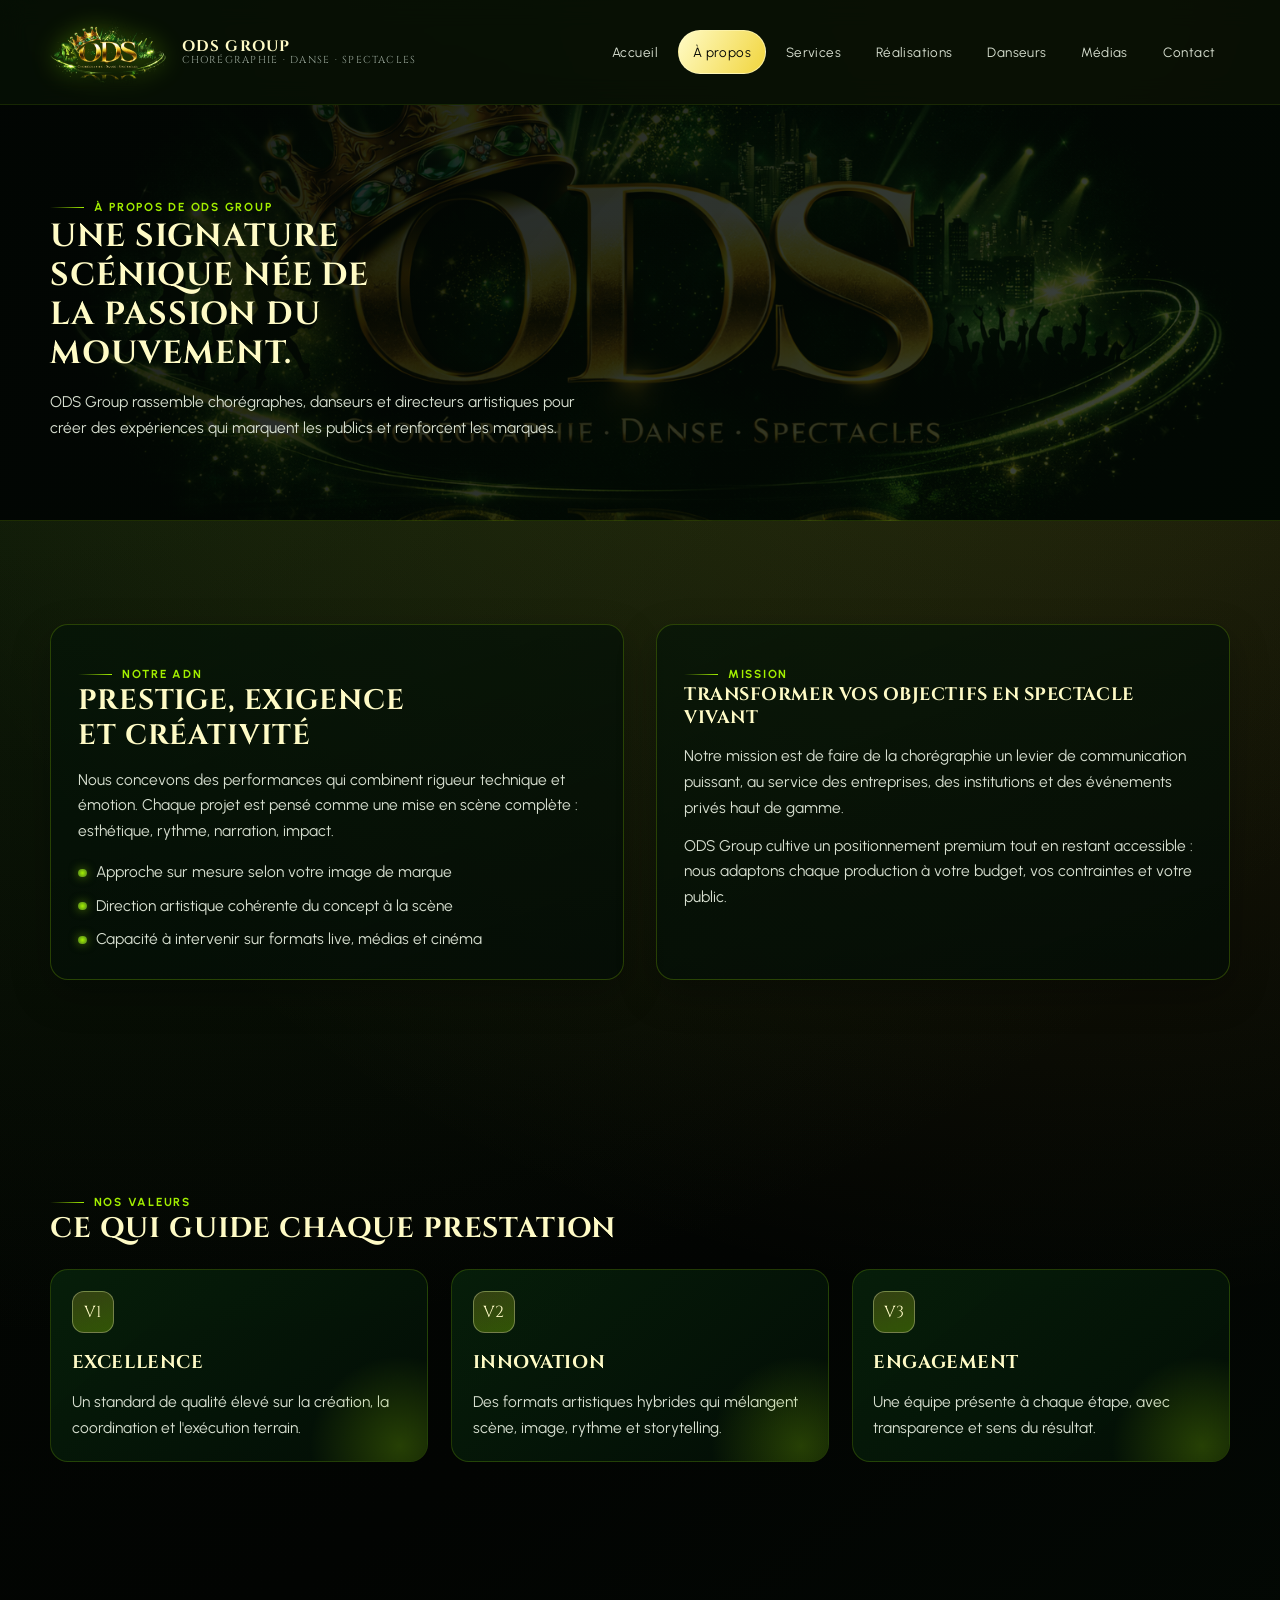
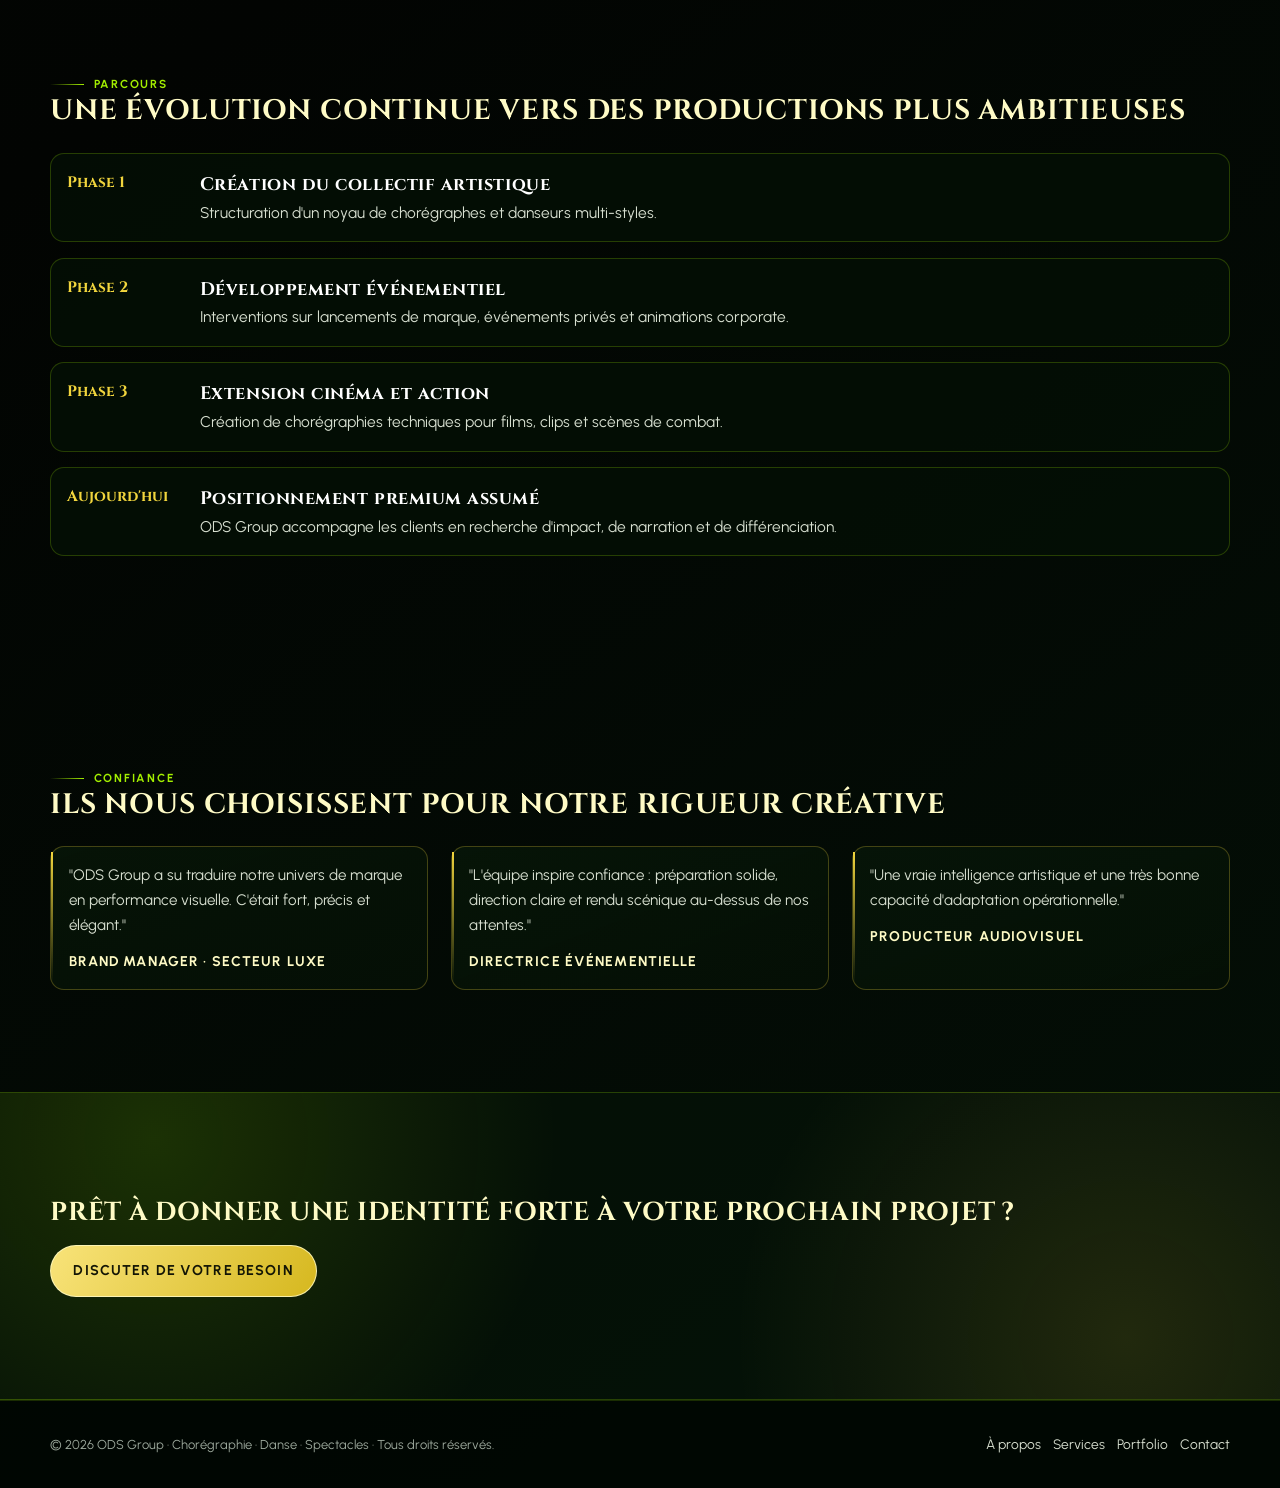
<file: a-propos.html>
<!doctype html>
<html lang="fr">
  <head>
    <meta charset="UTF-8" />
    <meta name="viewport" content="width=device-width, initial-scale=1.0" />
    <title>À propos | ODS Group</title>
    <meta
      name="description"
      content="Découvrez l'histoire, la vision et les valeurs de ODS Group, acteur premium de la chorégraphie et de l'événementiel."
    />
    <link rel="icon" type="image/png" href="img/Image.png" />
    <link rel="stylesheet" href="assets/css/style.css" />
  </head>
  <body data-page="about">
    <a class="skip-link" href="#main-content">Aller au contenu principal</a>

    <header class="site-header">
      <div class="container nav-shell">
        <a class="brand" href="index.html" aria-label="Accueil ODS Group">
          <img class="brand-logo" src="img/logo-header.png" alt="Logo ODS Group" />
          <div class="brand-text">
            <strong>ODS Group</strong>
            <span>Chorégraphie · Danse · Spectacles</span>
          </div>
        </a>
        <button class="menu-toggle" type="button" aria-expanded="false" aria-label="Ouvrir le menu">
          <svg viewBox="0 0 24 24" fill="none" stroke="currentColor" stroke-width="1.8" stroke-linecap="round">
            <path d="M4 7h16M4 12h16M4 17h16" />
          </svg>
        </button>
        <nav class="nav-links" aria-label="Navigation principale">
          <a class="nav-link" data-page="index" href="index.html">Accueil</a>
          <a class="nav-link" data-page="about" href="a-propos.html">À propos</a>
          <a class="nav-link" data-page="services" href="services.html">Services</a>
          <a class="nav-link" data-page="portfolio" href="portfolio.html">Réalisations</a>
          <a class="nav-link" data-page="team" href="equipe.html">Danseurs</a>
          <a class="nav-link" data-page="media" href="medias.html">Médias</a>
          <a class="nav-link" data-page="contact" href="contact.html">Contact</a>
        </nav>
      </div>
    </header>

    <main id="main-content">
      <section class="page-hero">
        <div class="container reveal">
          <p class="kicker">À Propos de ODS Group</p>
          <h1>Une signature scénique née de la passion du mouvement.</h1>
          <p>
            ODS Group rassemble chorégraphes, danseurs et directeurs artistiques pour créer des expériences qui
            marquent les publics et renforcent les marques.
          </p>
        </div>
      </section>

      <section class="section">
        <div class="container grid-two">
          <article class="panel reveal">
            <p class="kicker">Notre ADN</p>
            <h2 class="section-title">Prestige, exigence et créativité</h2>
            <p>
              Nous concevons des performances qui combinent rigueur technique et émotion. Chaque projet est pensé comme
              une mise en scène complète : esthétique, rythme, narration, impact.
            </p>
            <ul class="list">
              <li>Approche sur mesure selon votre image de marque</li>
              <li>Direction artistique cohérente du concept à la scène</li>
              <li>Capacité à intervenir sur formats live, médias et cinéma</li>
            </ul>
          </article>

          <article class="panel reveal">
            <p class="kicker">Mission</p>
            <h3>Transformer vos objectifs en spectacle vivant</h3>
            <p>
              Notre mission est de faire de la chorégraphie un levier de communication puissant, au service des
              entreprises, des institutions et des événements privés haut de gamme.
            </p>
            <p style="margin-top: 0.8rem">
              ODS Group cultive un positionnement premium tout en restant accessible : nous adaptons chaque production à
              votre budget, vos contraintes et votre public.
            </p>
          </article>
        </div>
      </section>

      <section class="section" aria-labelledby="values-title">
        <div class="container">
          <p class="kicker reveal">Nos Valeurs</p>
          <h2 class="section-title reveal" id="values-title">Ce qui guide chaque prestation</h2>
          <div class="grid-three value-grid reveal">
            <article class="service-card">
              <div class="icon">V1</div>
              <h3>Excellence</h3>
              <p>Un standard de qualité élevé sur la création, la coordination et l'exécution terrain.</p>
            </article>
            <article class="service-card">
              <div class="icon">V2</div>
              <h3>Innovation</h3>
              <p>Des formats artistiques hybrides qui mélangent scène, image, rythme et storytelling.</p>
            </article>
            <article class="service-card">
              <div class="icon">V3</div>
              <h3>Engagement</h3>
              <p>Une équipe présente à chaque étape, avec transparence et sens du résultat.</p>
            </article>
          </div>
        </div>
      </section>

      <section class="section" aria-labelledby="story-title">
        <div class="container">
          <p class="kicker reveal">Parcours</p>
          <h2 class="section-title reveal" id="story-title">Une évolution continue vers des productions plus ambitieuses</h2>
          <div class="timeline reveal">
            <article class="timeline-item">
              <strong>Phase 1</strong>
              <div>
                <h3>Création du collectif artistique</h3>
                <p>Structuration d'un noyau de chorégraphes et danseurs multi-styles.</p>
              </div>
            </article>
            <article class="timeline-item">
              <strong>Phase 2</strong>
              <div>
                <h3>Développement événementiel</h3>
                <p>Interventions sur lancements de marque, événements privés et animations corporate.</p>
              </div>
            </article>
            <article class="timeline-item">
              <strong>Phase 3</strong>
              <div>
                <h3>Extension cinéma et action</h3>
                <p>Création de chorégraphies techniques pour films, clips et scènes de combat.</p>
              </div>
            </article>
            <article class="timeline-item">
              <strong>Aujourd'hui</strong>
              <div>
                <h3>Positionnement premium assumé</h3>
                <p>ODS Group accompagne les clients en recherche d'impact, de narration et de différenciation.</p>
              </div>
            </article>
          </div>
        </div>
      </section>

      <section class="section" aria-labelledby="quote-title">
        <div class="container">
          <p class="kicker reveal">Confiance</p>
          <h2 class="section-title reveal" id="quote-title">Ils nous choisissent pour notre rigueur créative</h2>
          <div class="grid-three testimonial-grid reveal">
            <article class="testimonial-card quote">
              <p>
                "ODS Group a su traduire notre univers de marque en performance visuelle. C'était fort, précis et
                élégant."
              </p>
              <strong>Brand Manager · Secteur luxe</strong>
            </article>
            <article class="testimonial-card quote">
              <p>
                "L'équipe inspire confiance : préparation solide, direction claire et rendu scénique au-dessus de nos
                attentes."
              </p>
              <strong>Directrice événementielle</strong>
            </article>
            <article class="testimonial-card quote">
              <p>
                "Une vraie intelligence artistique et une très bonne capacité d'adaptation opérationnelle."
              </p>
              <strong>Producteur audiovisuel</strong>
            </article>
          </div>
        </div>
      </section>

      <section class="section cta-section">
        <div class="container cta-wrap reveal">
          <h2>Prêt à donner une identité forte à votre prochain projet ?</h2>
          <a class="btn btn-primary" href="contact.html">Discuter de votre besoin</a>
        </div>
      </section>
    </main>

    <footer class="footer">
      <div class="container footer-shell">
        <small>© 2026 ODS Group · Chorégraphie · Danse · Spectacles · Tous droits réservés.</small>
        <nav class="footer-nav" aria-label="Liens secondaires">
          <a href="a-propos.html">À propos</a>
          <a href="services.html">Services</a>
          <a href="portfolio.html">Portfolio</a>
          <a href="contact.html">Contact</a>
        </nav>
      </div>
    </footer>

    <script src="assets/js/main.js" defer></script>
  </body>
</html>
</file>
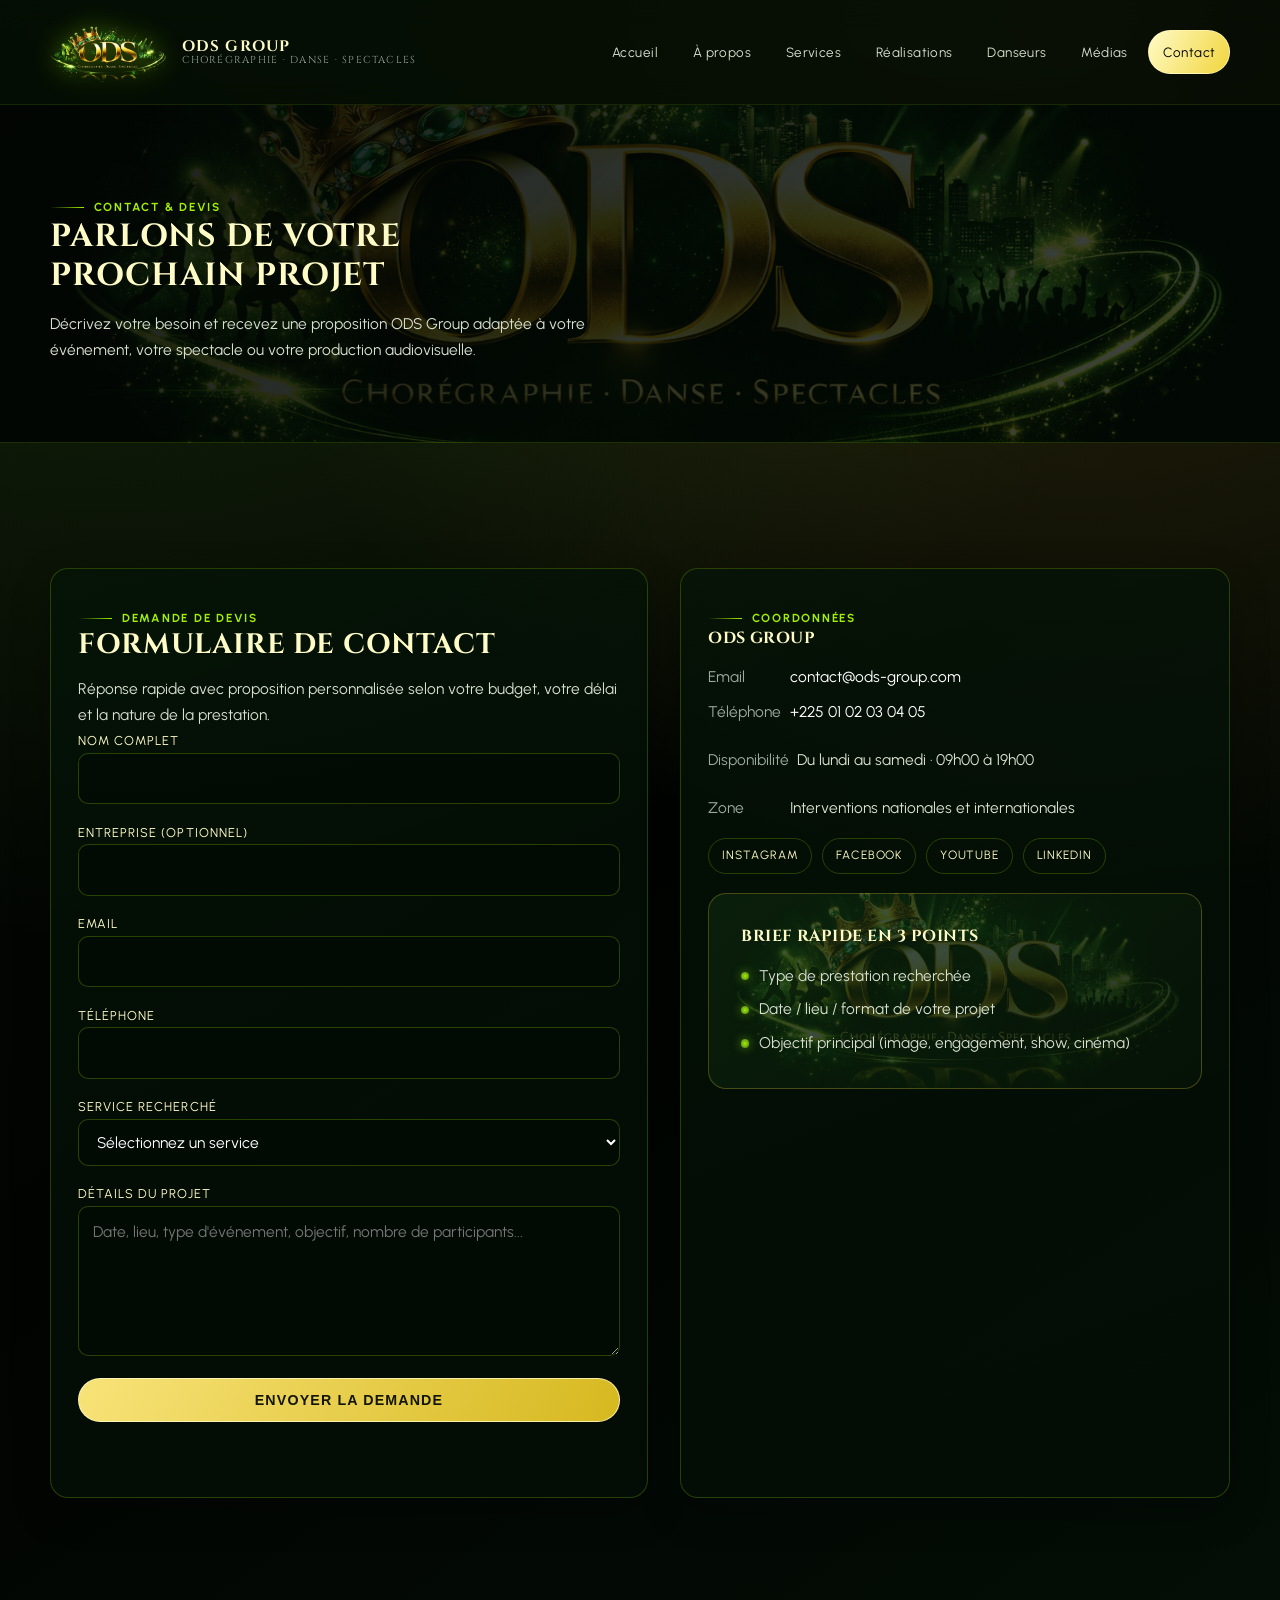
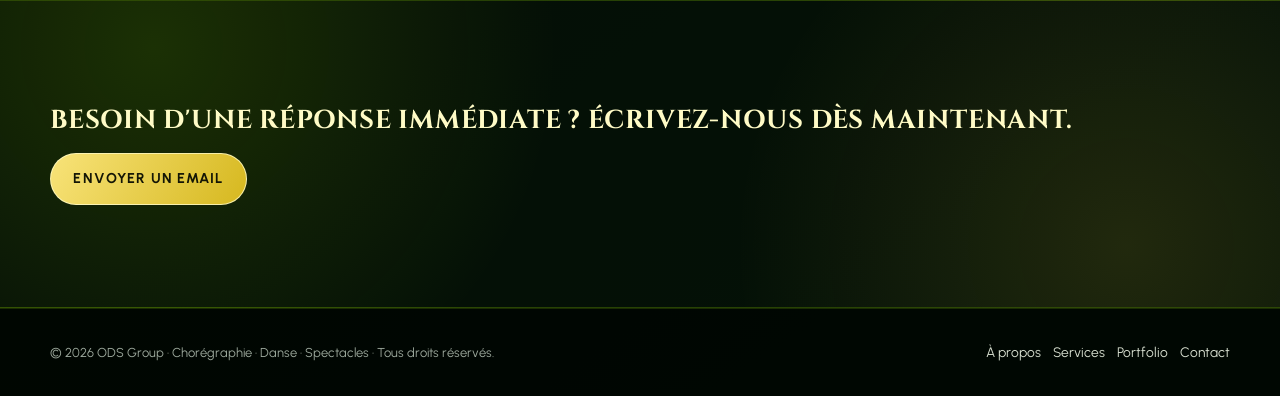
<file: contact.html>
<!doctype html>
<html lang="fr">
  <head>
    <meta charset="UTF-8" />
    <meta name="viewport" content="width=device-width, initial-scale=1.0" />
    <title>Contact & Devis | ODS Group</title>
    <meta
      name="description"
      content="Contactez ODS Group pour un devis : événementiel, chorégraphie artistique, mise à disposition de danseurs, cinéma et scènes d'action."
    />
    <link rel="icon" type="image/png" href="img/Image.png" />
    <link rel="stylesheet" href="assets/css/style.css" />
  </head>
  <body data-page="contact">
    <a class="skip-link" href="#main-content">Aller au contenu principal</a>

    <header class="site-header">
      <div class="container nav-shell">
        <a class="brand" href="index.html" aria-label="Accueil ODS Group">
          <img class="brand-logo" src="img/logo-header.png" alt="Logo ODS Group" />
          <div class="brand-text">
            <strong>ODS Group</strong>
            <span>Chorégraphie · Danse · Spectacles</span>
          </div>
        </a>
        <button class="menu-toggle" type="button" aria-expanded="false" aria-label="Ouvrir le menu">
          <svg viewBox="0 0 24 24" fill="none" stroke="currentColor" stroke-width="1.8" stroke-linecap="round">
            <path d="M4 7h16M4 12h16M4 17h16" />
          </svg>
        </button>
        <nav class="nav-links" aria-label="Navigation principale">
          <a class="nav-link" data-page="index" href="index.html">Accueil</a>
          <a class="nav-link" data-page="about" href="a-propos.html">À propos</a>
          <a class="nav-link" data-page="services" href="services.html">Services</a>
          <a class="nav-link" data-page="portfolio" href="portfolio.html">Réalisations</a>
          <a class="nav-link" data-page="team" href="equipe.html">Danseurs</a>
          <a class="nav-link" data-page="media" href="medias.html">Médias</a>
          <a class="nav-link" data-page="contact" href="contact.html">Contact</a>
        </nav>
      </div>
    </header>

    <main id="main-content">
      <section class="page-hero">
        <div class="container reveal">
          <p class="kicker">Contact & Devis</p>
          <h1>Parlons de votre prochain projet</h1>
          <p>
            Décrivez votre besoin et recevez une proposition ODS Group adaptée à votre événement, votre spectacle ou
            votre production audiovisuelle.
          </p>
        </div>
      </section>

      <section class="section" aria-labelledby="form-title">
        <div class="container contact-grid">
          <article class="panel reveal">
            <p class="kicker">Demande de devis</p>
            <h2 class="section-title" id="form-title">Formulaire de contact</h2>
            <p style="margin-top: 0.8rem">
              Réponse rapide avec proposition personnalisée selon votre budget, votre délai et la nature de la
              prestation.
            </p>

            <form id="contact-form" novalidate>
              <div>
                <label for="fullname">Nom complet</label>
                <input id="fullname" name="fullname" type="text" autocomplete="name" required />
              </div>
              <div>
                <label for="company">Entreprise (optionnel)</label>
                <input id="company" name="company" type="text" autocomplete="organization" />
              </div>
              <div>
                <label for="email">Email</label>
                <input id="email" name="email" type="email" autocomplete="email" required />
              </div>
              <div>
                <label for="phone">Téléphone</label>
                <input id="phone" name="phone" type="tel" autocomplete="tel" />
              </div>
              <div>
                <label for="service">Service recherché</label>
                <select id="service" name="service" required>
                  <option value="">Sélectionnez un service</option>
                  <option value="event">Événementiel</option>
                  <option value="choreo">Chorégraphie artistique</option>
                  <option value="cinema">Cinéma & scènes d'action</option>
                  <option value="dancers">Mise à disposition de danseurs</option>
                  <option value="other">Autre besoin</option>
                </select>
              </div>
              <div>
                <label for="details">Détails du projet</label>
                <textarea
                  id="details"
                  name="details"
                  placeholder="Date, lieu, type d'événement, objectif, nombre de participants..."
                  required
                ></textarea>
              </div>
              <button class="btn btn-primary" type="submit">Envoyer la demande</button>
              <p class="form-status" id="form-status" aria-live="polite"></p>
            </form>
          </article>

          <aside class="panel contact-card reveal">
            <p class="kicker">Coordonnées</p>
            <h3>ODS Group</h3>
            <ul class="contact-list">
              <li><span>Email</span><a href="mailto:contact@ods-group.com">contact@ods-group.com</a></li>
              <li><span>Téléphone</span><a href="tel:+2250102030405">+225 01 02 03 04 05</a></li>
              <li><span>Disponibilité</span><p>Du lundi au samedi · 09h00 à 19h00</p></li>
              <li><span>Zone</span><p>Interventions nationales et internationales</p></li>
            </ul>

            <div class="social-row">
              <a href="#" aria-label="Instagram ODS Group">Instagram</a>
              <a href="#" aria-label="Facebook ODS Group">Facebook</a>
              <a href="#" aria-label="YouTube ODS Group">YouTube</a>
              <a href="#" aria-label="LinkedIn ODS Group">LinkedIn</a>
            </div>

            <div class="banner" style="margin-top: 1.2rem">
              <h3>Brief rapide en 3 points</h3>
              <ul class="list">
                <li>Type de prestation recherchée</li>
                <li>Date / lieu / format de votre projet</li>
                <li>Objectif principal (image, engagement, show, cinéma)</li>
              </ul>
            </div>
          </aside>
        </div>
      </section>

      <section class="section cta-section">
        <div class="container cta-wrap reveal">
          <h2>Besoin d'une réponse immédiate ? Écrivez-nous dès maintenant.</h2>
          <a class="btn btn-primary" href="mailto:contact@ods-group.com">Envoyer un email</a>
        </div>
      </section>
    </main>

    <footer class="footer">
      <div class="container footer-shell">
        <small>© 2026 ODS Group · Chorégraphie · Danse · Spectacles · Tous droits réservés.</small>
        <nav class="footer-nav" aria-label="Liens secondaires">
          <a href="a-propos.html">À propos</a>
          <a href="services.html">Services</a>
          <a href="portfolio.html">Portfolio</a>
          <a href="contact.html">Contact</a>
        </nav>
      </div>
    </footer>

    <script src="assets/js/main.js" defer></script>
  </body>
</html>
</file>
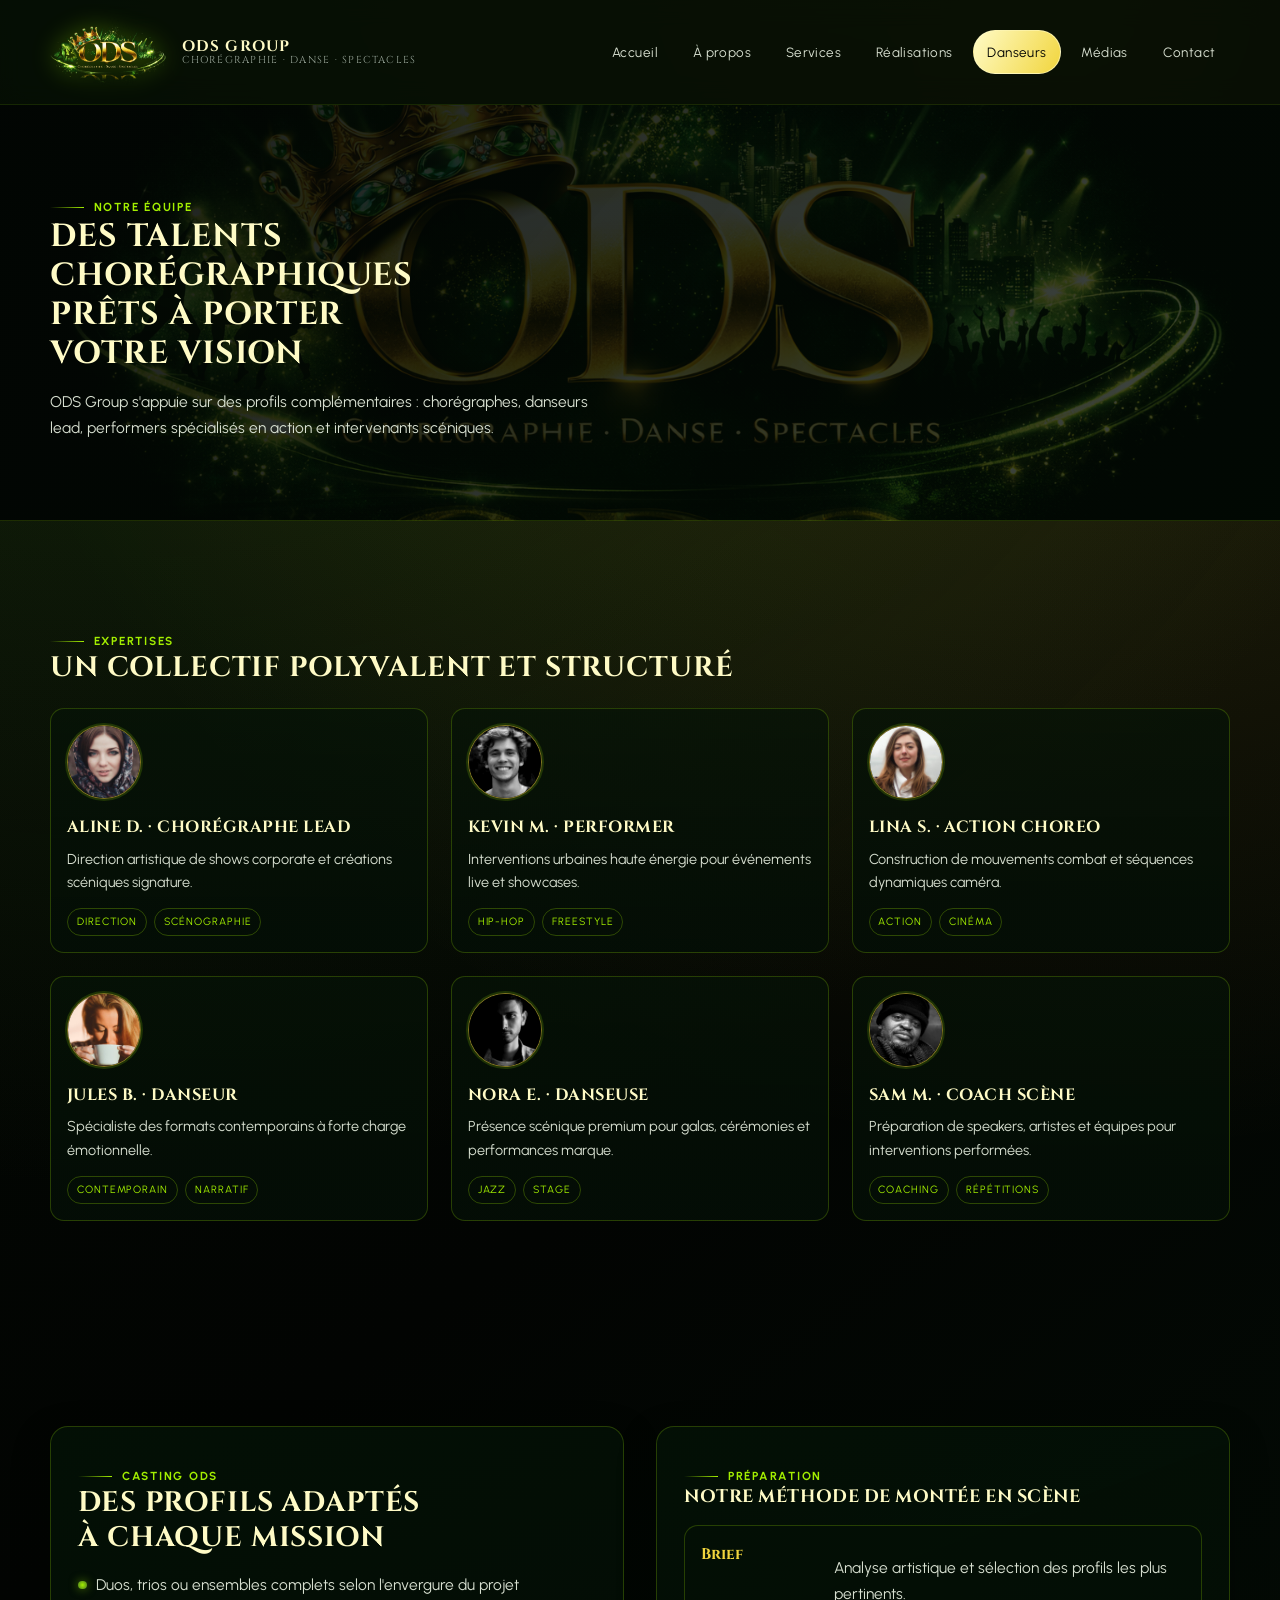
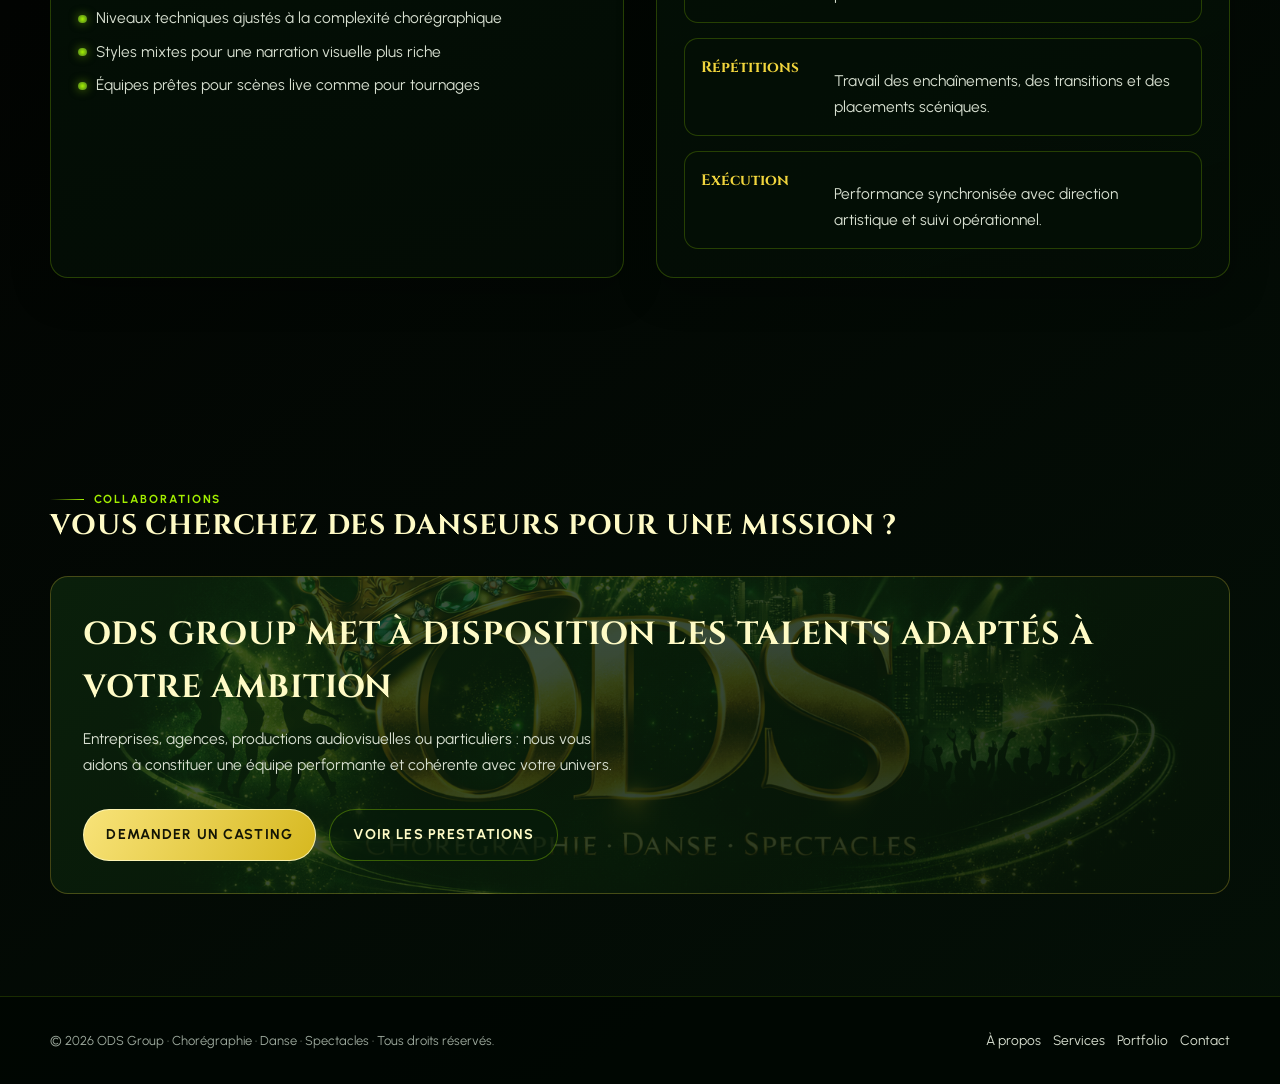
<file: equipe.html>
<!doctype html>
<html lang="fr">
  <head>
    <meta charset="UTF-8" />
    <meta name="viewport" content="width=device-width, initial-scale=1.0" />
    <title>Nos Danseurs | ODS Group</title>
    <meta
      name="description"
      content="Rencontrez l'équipe ODS Group : danseurs et chorégraphes multi-styles pour événements, spectacles et productions cinéma."
    />
    <link rel="icon" type="image/png" href="img/Image.png" />
    <link rel="stylesheet" href="assets/css/style.css" />
  </head>
  <body data-page="team">
    <a class="skip-link" href="#main-content">Aller au contenu principal</a>

    <header class="site-header">
      <div class="container nav-shell">
        <a class="brand" href="index.html" aria-label="Accueil ODS Group">
          <img class="brand-logo" src="img/logo-header.png" alt="Logo ODS Group" />
          <div class="brand-text">
            <strong>ODS Group</strong>
            <span>Chorégraphie · Danse · Spectacles</span>
          </div>
        </a>
        <button class="menu-toggle" type="button" aria-expanded="false" aria-label="Ouvrir le menu">
          <svg viewBox="0 0 24 24" fill="none" stroke="currentColor" stroke-width="1.8" stroke-linecap="round">
            <path d="M4 7h16M4 12h16M4 17h16" />
          </svg>
        </button>
        <nav class="nav-links" aria-label="Navigation principale">
          <a class="nav-link" data-page="index" href="index.html">Accueil</a>
          <a class="nav-link" data-page="about" href="a-propos.html">À propos</a>
          <a class="nav-link" data-page="services" href="services.html">Services</a>
          <a class="nav-link" data-page="portfolio" href="portfolio.html">Réalisations</a>
          <a class="nav-link" data-page="team" href="equipe.html">Danseurs</a>
          <a class="nav-link" data-page="media" href="medias.html">Médias</a>
          <a class="nav-link" data-page="contact" href="contact.html">Contact</a>
        </nav>
      </div>
    </header>

    <main id="main-content">
      <section class="page-hero">
        <div class="container reveal">
          <p class="kicker">Notre Équipe</p>
          <h1>Des talents chorégraphiques prêts à porter votre vision</h1>
          <p>
            ODS Group s'appuie sur des profils complémentaires : chorégraphes, danseurs lead, performers spécialisés
            en action et intervenants scéniques.
          </p>
        </div>
      </section>

      <section class="section" aria-labelledby="team-map-title">
        <div class="container">
          <p class="kicker reveal">Expertises</p>
          <h2 class="section-title reveal" id="team-map-title">Un collectif polyvalent et structuré</h2>
          <div class="grid-three team-grid reveal">
            <article class="person-card">
              <div class="avatar">
                <img src="assets/media/team/aline-d.jpg" alt="Portrait de Aline D." loading="lazy" />
              </div>
              <div class="person-meta">
                <h3>Aline D. · Chorégraphe Lead</h3>
                <p>Direction artistique de shows corporate et créations scéniques signature.</p>
                <div class="badge-row">
                  <span class="badge">Direction</span>
                  <span class="badge">Scénographie</span>
                </div>
              </div>
            </article>
            <article class="person-card">
              <div class="avatar">
                <img src="assets/media/team/kevin-m.jpg" alt="Portrait de Kevin M." loading="lazy" />
              </div>
              <div class="person-meta">
                <h3>Kevin M. · Performer</h3>
                <p>Interventions urbaines haute énergie pour événements live et showcases.</p>
                <div class="badge-row">
                  <span class="badge">Hip-hop</span>
                  <span class="badge">Freestyle</span>
                </div>
              </div>
            </article>
            <article class="person-card">
              <div class="avatar">
                <img src="assets/media/team/lina-s.jpg" alt="Portrait de Lina S." loading="lazy" />
              </div>
              <div class="person-meta">
                <h3>Lina S. · Action Choreo</h3>
                <p>Construction de mouvements combat et séquences dynamiques caméra.</p>
                <div class="badge-row">
                  <span class="badge">Action</span>
                  <span class="badge">Cinéma</span>
                </div>
              </div>
            </article>
            <article class="person-card">
              <div class="avatar">
                <img src="assets/media/team/jules-b.jpg" alt="Portrait de Jules B." loading="lazy" />
              </div>
              <div class="person-meta">
                <h3>Jules B. · Danseur</h3>
                <p>Spécialiste des formats contemporains à forte charge émotionnelle.</p>
                <div class="badge-row">
                  <span class="badge">Contemporain</span>
                  <span class="badge">Narratif</span>
                </div>
              </div>
            </article>
            <article class="person-card">
              <div class="avatar">
                <img src="assets/media/team/nora-e.jpg" alt="Portrait de Nora E." loading="lazy" />
              </div>
              <div class="person-meta">
                <h3>Nora E. · Danseuse</h3>
                <p>Présence scénique premium pour galas, cérémonies et performances marque.</p>
                <div class="badge-row">
                  <span class="badge">Jazz</span>
                  <span class="badge">Stage</span>
                </div>
              </div>
            </article>
            <article class="person-card">
              <div class="avatar">
                <img src="assets/media/team/sam-m.jpg" alt="Portrait de Sam M." loading="lazy" />
              </div>
              <div class="person-meta">
                <h3>Sam M. · Coach scène</h3>
                <p>Préparation de speakers, artistes et équipes pour interventions performées.</p>
                <div class="badge-row">
                  <span class="badge">Coaching</span>
                  <span class="badge">Répétitions</span>
                </div>
              </div>
            </article>
          </div>
        </div>
      </section>

      <section class="section" aria-labelledby="casting-title">
        <div class="container grid-two">
          <article class="panel reveal">
            <p class="kicker">Casting ODS</p>
            <h2 class="section-title" id="casting-title">Des profils adaptés à chaque mission</h2>
            <ul class="list">
              <li>Duos, trios ou ensembles complets selon l'envergure du projet</li>
              <li>Niveaux techniques ajustés à la complexité chorégraphique</li>
              <li>Styles mixtes pour une narration visuelle plus riche</li>
              <li>Équipes prêtes pour scènes live comme pour tournages</li>
            </ul>
          </article>

          <article class="panel reveal">
            <p class="kicker">Préparation</p>
            <h3>Notre méthode de montée en scène</h3>
            <div class="timeline" style="margin-top: 1rem">
              <article class="timeline-item">
                <strong>Brief</strong>
                <div>
                  <p>Analyse artistique et sélection des profils les plus pertinents.</p>
                </div>
              </article>
              <article class="timeline-item">
                <strong>Répétitions</strong>
                <div>
                  <p>Travail des enchaînements, des transitions et des placements scéniques.</p>
                </div>
              </article>
              <article class="timeline-item">
                <strong>Exécution</strong>
                <div>
                  <p>Performance synchronisée avec direction artistique et suivi opérationnel.</p>
                </div>
              </article>
            </div>
          </article>
        </div>
      </section>

      <section class="section" aria-labelledby="join-title">
        <div class="container">
          <p class="kicker reveal">Collaborations</p>
          <h2 class="section-title reveal" id="join-title">Vous cherchez des danseurs pour une mission ?</h2>
          <div class="banner reveal">
            <h3>ODS Group met à disposition les talents adaptés à votre ambition</h3>
            <p>
              Entreprises, agences, productions audiovisuelles ou particuliers : nous vous aidons à constituer une
              équipe performante et cohérente avec votre univers.
            </p>
            <div class="actions">
              <a class="btn btn-primary" href="contact.html">Demander un casting</a>
              <a class="btn btn-ghost" href="services.html">Voir les prestations</a>
            </div>
          </div>
        </div>
      </section>
    </main>

    <footer class="footer">
      <div class="container footer-shell">
        <small>© 2026 ODS Group · Chorégraphie · Danse · Spectacles · Tous droits réservés.</small>
        <nav class="footer-nav" aria-label="Liens secondaires">
          <a href="a-propos.html">À propos</a>
          <a href="services.html">Services</a>
          <a href="portfolio.html">Portfolio</a>
          <a href="contact.html">Contact</a>
        </nav>
      </div>
    </footer>

    <script src="assets/js/main.js" defer></script>
  </body>
</html>
</file>
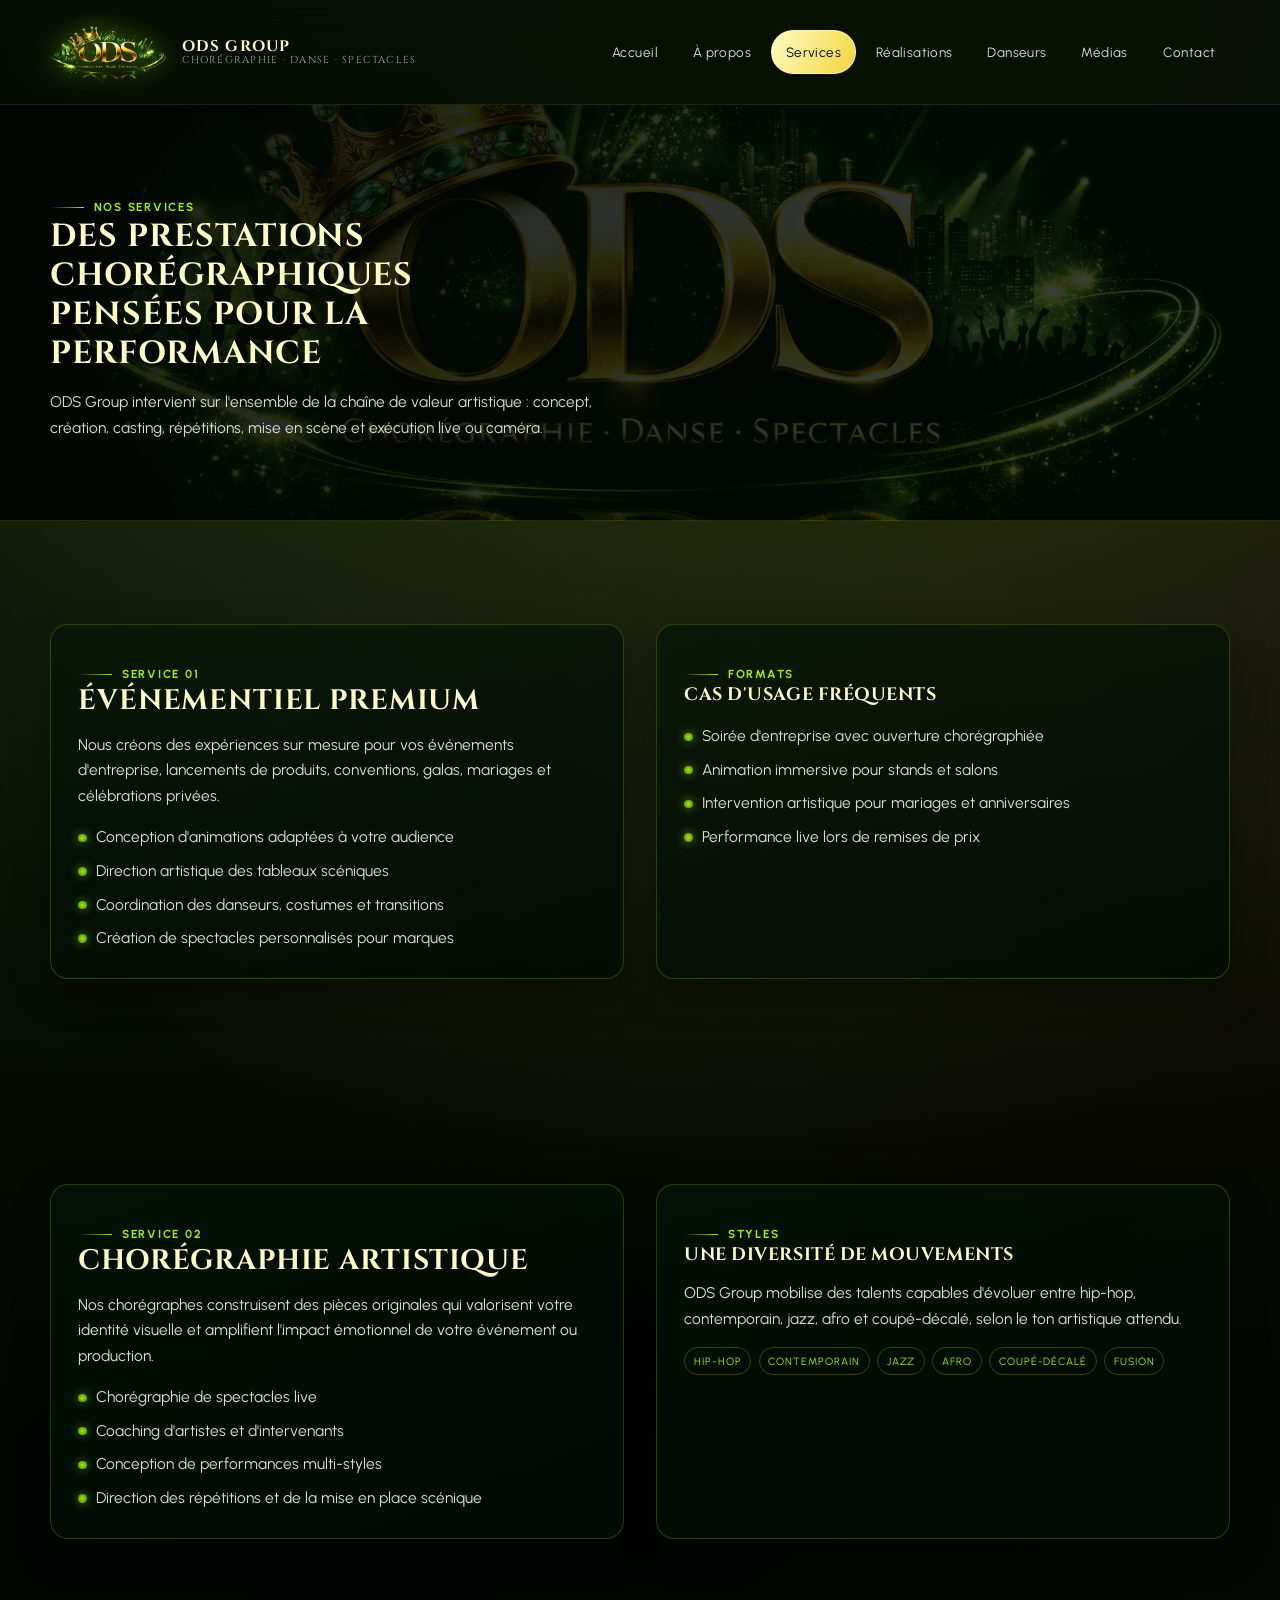
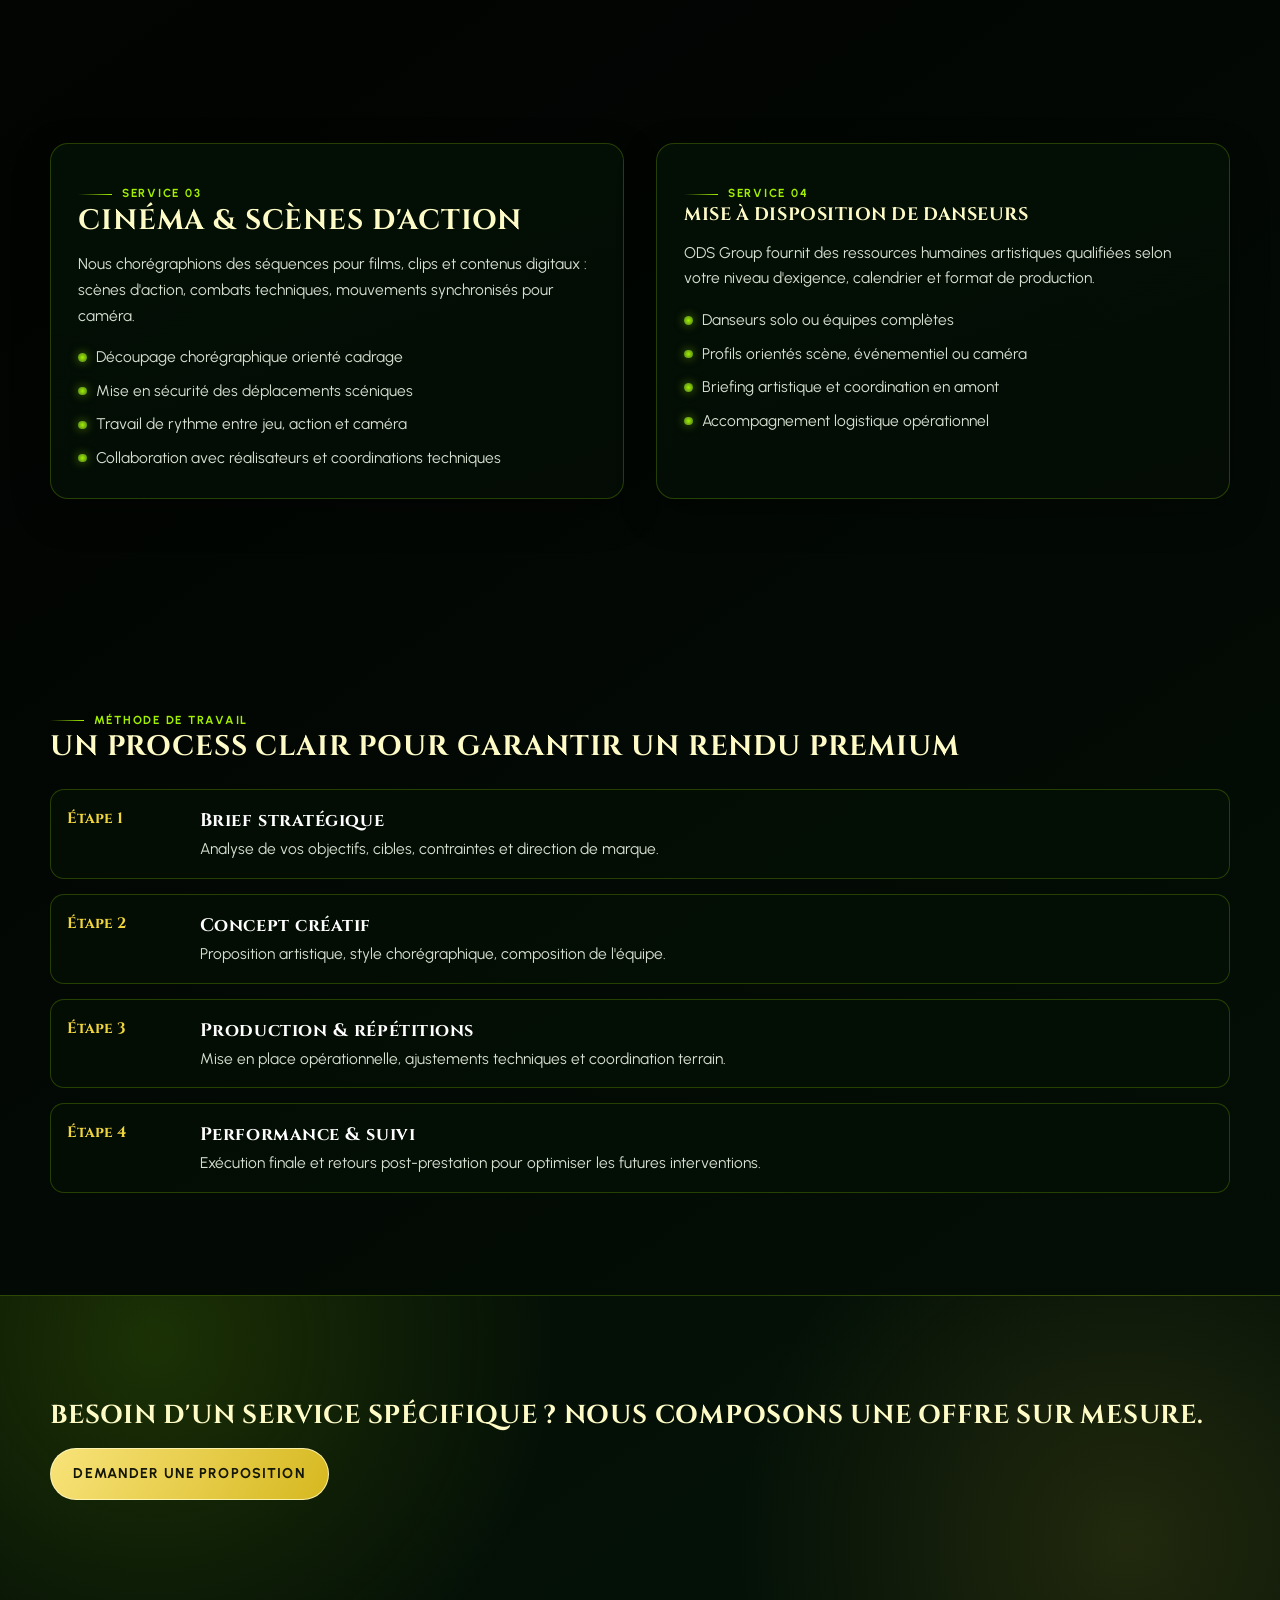
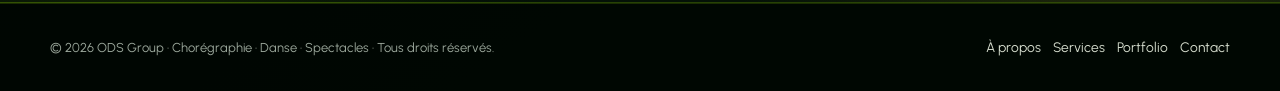
<file: services.html>
<!doctype html>
<html lang="fr">
  <head>
    <meta charset="UTF-8" />
    <meta name="viewport" content="width=device-width, initial-scale=1.0" />
    <title>Nos Services | ODS Group</title>
    <meta
      name="description"
      content="ODS Group propose des services premium en événementiel, chorégraphie artistique, cinéma et mise à disposition de danseurs."
    />
    <link rel="icon" type="image/png" href="img/Image.png" />
    <link rel="stylesheet" href="assets/css/style.css" />
  </head>
  <body data-page="services">
    <a class="skip-link" href="#main-content">Aller au contenu principal</a>

    <header class="site-header">
      <div class="container nav-shell">
        <a class="brand" href="index.html" aria-label="Accueil ODS Group">
          <img class="brand-logo" src="img/logo-header.png" alt="Logo ODS Group" />
          <div class="brand-text">
            <strong>ODS Group</strong>
            <span>Chorégraphie · Danse · Spectacles</span>
          </div>
        </a>
        <button class="menu-toggle" type="button" aria-expanded="false" aria-label="Ouvrir le menu">
          <svg viewBox="0 0 24 24" fill="none" stroke="currentColor" stroke-width="1.8" stroke-linecap="round">
            <path d="M4 7h16M4 12h16M4 17h16" />
          </svg>
        </button>
        <nav class="nav-links" aria-label="Navigation principale">
          <a class="nav-link" data-page="index" href="index.html">Accueil</a>
          <a class="nav-link" data-page="about" href="a-propos.html">À propos</a>
          <a class="nav-link" data-page="services" href="services.html">Services</a>
          <a class="nav-link" data-page="portfolio" href="portfolio.html">Réalisations</a>
          <a class="nav-link" data-page="team" href="equipe.html">Danseurs</a>
          <a class="nav-link" data-page="media" href="medias.html">Médias</a>
          <a class="nav-link" data-page="contact" href="contact.html">Contact</a>
        </nav>
      </div>
    </header>

    <main id="main-content">
      <section class="page-hero">
        <div class="container reveal">
          <p class="kicker">Nos Services</p>
          <h1>Des prestations chorégraphiques pensées pour la performance</h1>
          <p>
            ODS Group intervient sur l'ensemble de la chaîne de valeur artistique : concept, création, casting,
            répétitions, mise en scène et exécution live ou caméra.
          </p>
        </div>
      </section>

      <section class="section" aria-labelledby="event-title">
        <div class="container grid-two">
          <article class="panel reveal">
            <p class="kicker">Service 01</p>
            <h2 class="section-title" id="event-title">Événementiel premium</h2>
            <p>
              Nous créons des expériences sur mesure pour vos événements d'entreprise, lancements de produits,
              conventions, galas, mariages et célébrations privées.
            </p>
            <ul class="list">
              <li>Conception d'animations adaptées à votre audience</li>
              <li>Direction artistique des tableaux scéniques</li>
              <li>Coordination des danseurs, costumes et transitions</li>
              <li>Création de spectacles personnalisés pour marques</li>
            </ul>
          </article>

          <article class="panel reveal">
            <p class="kicker">Formats</p>
            <h3>Cas d'usage fréquents</h3>
            <ul class="list">
              <li>Soirée d'entreprise avec ouverture chorégraphiée</li>
              <li>Animation immersive pour stands et salons</li>
              <li>Intervention artistique pour mariages et anniversaires</li>
              <li>Performance live lors de remises de prix</li>
            </ul>
          </article>
        </div>
      </section>

      <section class="section" aria-labelledby="choreo-title">
        <div class="container grid-two">
          <article class="panel reveal">
            <p class="kicker">Service 02</p>
            <h2 class="section-title" id="choreo-title">Chorégraphie artistique</h2>
            <p>
              Nos chorégraphes construisent des pièces originales qui valorisent votre identité visuelle et amplifient
              l'impact émotionnel de votre événement ou production.
            </p>
            <ul class="list">
              <li>Chorégraphie de spectacles live</li>
              <li>Coaching d'artistes et d'intervenants</li>
              <li>Conception de performances multi-styles</li>
              <li>Direction des répétitions et de la mise en place scénique</li>
            </ul>
          </article>

          <article class="panel reveal">
            <p class="kicker">Styles</p>
            <h3>Une diversité de mouvements</h3>
            <p>
              ODS Group mobilise des talents capables d'évoluer entre hip-hop, contemporain, jazz, afro et
              coupé-décalé, selon le ton artistique attendu.
            </p>
            <div class="badge-row" style="margin-top: 1rem">
              <span class="badge">Hip-hop</span>
              <span class="badge">Contemporain</span>
              <span class="badge">Jazz</span>
              <span class="badge">Afro</span>
              <span class="badge">Coupé-décalé</span>
              <span class="badge">Fusion</span>
            </div>
          </article>
        </div>
      </section>

      <section class="section" aria-labelledby="cinema-title">
        <div class="container grid-two">
          <article class="panel reveal">
            <p class="kicker">Service 03</p>
            <h2 class="section-title" id="cinema-title">Cinéma & scènes d'action</h2>
            <p>
              Nous chorégraphions des séquences pour films, clips et contenus digitaux : scènes d'action, combats
              techniques, mouvements synchronisés pour caméra.
            </p>
            <ul class="list">
              <li>Découpage chorégraphique orienté cadrage</li>
              <li>Mise en sécurité des déplacements scéniques</li>
              <li>Travail de rythme entre jeu, action et caméra</li>
              <li>Collaboration avec réalisateurs et coordinations techniques</li>
            </ul>
          </article>

          <article class="panel reveal">
            <p class="kicker">Service 04</p>
            <h3>Mise à disposition de danseurs</h3>
            <p>
              ODS Group fournit des ressources humaines artistiques qualifiées selon votre niveau d'exigence,
              calendrier et format de production.
            </p>
            <ul class="list">
              <li>Danseurs solo ou équipes complètes</li>
              <li>Profils orientés scène, événementiel ou caméra</li>
              <li>Briefing artistique et coordination en amont</li>
              <li>Accompagnement logistique opérationnel</li>
            </ul>
          </article>
        </div>
      </section>

      <section class="section" aria-labelledby="method-title">
        <div class="container">
          <p class="kicker reveal">Méthode de travail</p>
          <h2 class="section-title reveal" id="method-title">Un process clair pour garantir un rendu premium</h2>
          <div class="timeline reveal">
            <article class="timeline-item">
              <strong>Étape 1</strong>
              <div>
                <h3>Brief stratégique</h3>
                <p>Analyse de vos objectifs, cibles, contraintes et direction de marque.</p>
              </div>
            </article>
            <article class="timeline-item">
              <strong>Étape 2</strong>
              <div>
                <h3>Concept créatif</h3>
                <p>Proposition artistique, style chorégraphique, composition de l'équipe.</p>
              </div>
            </article>
            <article class="timeline-item">
              <strong>Étape 3</strong>
              <div>
                <h3>Production & répétitions</h3>
                <p>Mise en place opérationnelle, ajustements techniques et coordination terrain.</p>
              </div>
            </article>
            <article class="timeline-item">
              <strong>Étape 4</strong>
              <div>
                <h3>Performance & suivi</h3>
                <p>Exécution finale et retours post-prestation pour optimiser les futures interventions.</p>
              </div>
            </article>
          </div>
        </div>
      </section>

      <section class="section cta-section">
        <div class="container cta-wrap reveal">
          <h2>Besoin d'un service spécifique ? Nous composons une offre sur mesure.</h2>
          <a class="btn btn-primary" href="contact.html">Demander une proposition</a>
        </div>
      </section>
    </main>

    <footer class="footer">
      <div class="container footer-shell">
        <small>© 2026 ODS Group · Chorégraphie · Danse · Spectacles · Tous droits réservés.</small>
        <nav class="footer-nav" aria-label="Liens secondaires">
          <a href="a-propos.html">À propos</a>
          <a href="services.html">Services</a>
          <a href="portfolio.html">Portfolio</a>
          <a href="contact.html">Contact</a>
        </nav>
      </div>
    </footer>

    <script src="assets/js/main.js" defer></script>
  </body>
</html>
</file>
<file: assets/css/style.css>
@import url('https://fonts.googleapis.com/css2?family=Cinzel:wght@500;600;700;800&family=Urbanist:wght@400;500;600;700;800&display=swap');

:root {
  --bg-deep: #020402;
  --bg-night: #082f0b;
  --bg-panel: rgba(2, 14, 4, 0.8);
  --bg-panel-soft: rgba(8, 30, 11, 0.64);
  --emerald: #487620;
  --lime: #a3ef00;
  --gold: #f1d53d;
  --gold-soft: #fffbc6;
  --white: #ffffff;
  --text-soft: #d7dfd0;
  --text-muted: #9ca99d;
  --line: rgba(163, 239, 0, 0.22);
  --line-gold: rgba(241, 213, 61, 0.26);
  --shadow-glow: 0 0 24px rgba(163, 239, 0, 0.22);
  --shadow-depth: 0 22px 60px rgba(0, 0, 0, 0.45);
  --max-width: 1180px;
  --radius-card: 18px;
  --radius-button: 999px;
  --header-height: 104px;
}

* {
  box-sizing: border-box;
}

html {
  scroll-behavior: smooth;
  background:
    radial-gradient(circle at 10% -10%, rgba(72, 118, 32, 0.35), transparent 46%),
    radial-gradient(circle at 85% 0%, rgba(241, 213, 61, 0.18), transparent 40%),
    linear-gradient(145deg, #030903 0%, #020402 45%, #041007 100%);
  background-color: #020402;
  overscroll-behavior-y: none;
}

body {
  margin: 0;
  font-family: "Urbanist", "Segoe UI", sans-serif;
  font-size: 15.5px;
  background:
    radial-gradient(circle at 10% -10%, rgba(72, 118, 32, 0.35), transparent 46%),
    radial-gradient(circle at 85% 0%, rgba(241, 213, 61, 0.18), transparent 40%),
    linear-gradient(145deg, #030903 0%, #020402 45%, #041007 100%);
  color: var(--white);
  line-height: 1.65;
  min-height: 100dvh;
  overflow-x: hidden;
  overscroll-behavior-y: none;
}

body::before {
  content: "";
  position: fixed;
  inset: 0;
  background-image:
    linear-gradient(transparent 96%, rgba(255, 255, 255, 0.015) 100%),
    linear-gradient(90deg, transparent 96%, rgba(255, 255, 255, 0.015) 100%);
  background-size: 4px 4px, 4px 4px;
  opacity: 0.38;
  pointer-events: none;
  z-index: -2;
}

img {
  max-width: 100%;
  display: block;
}

a {
  color: inherit;
  text-decoration: none;
}

p {
  color: var(--text-soft);
  margin: 0;
}

h1,
h2,
h3,
h4 {
  margin: 0;
  font-family: "Cinzel", Georgia, serif;
  letter-spacing: 0.03em;
}

.container {
  width: min(100% - 3rem, var(--max-width));
  margin-inline: auto;
}

.section {
  padding: clamp(3.8rem, 8vw, 7rem) 0;
  position: relative;
}

.section-title {
  font-size: clamp(1.18rem, 2.2vw, 1.9rem);
  text-transform: uppercase;
  color: var(--gold-soft);
  text-wrap: balance;
  line-height: 1.24;
}

.section-lead {
  margin-top: 1rem;
  max-width: 68ch;
  color: var(--text-soft);
  font-size: clamp(0.95rem, 1.25vw, 1.02rem);
}

.kicker {
  display: inline-flex;
  align-items: center;
  gap: 0.6rem;
  text-transform: uppercase;
  letter-spacing: 0.15em;
  font-size: 0.73rem;
  font-weight: 700;
  color: var(--lime);
}

.kicker::before {
  content: "";
  width: 34px;
  height: 1px;
  background: linear-gradient(90deg, transparent, var(--lime));
}

.site-header {
  position: sticky;
  top: 0;
  z-index: 80;
  backdrop-filter: blur(12px);
  background: rgba(2, 9, 3, 0.82);
  border-bottom: 1px solid rgba(163, 239, 0, 0.11);
}

.site-header.scrolled {
  background: rgba(2, 8, 3, 0.93);
  border-color: rgba(241, 213, 61, 0.2);
}

.nav-shell {
  height: var(--header-height);
  display: flex;
  align-items: center;
  justify-content: space-between;
  gap: 2rem;
}

.brand {
  display: inline-flex;
  align-items: center;
  gap: 0.9rem;
  min-width: 0;
}

.brand-logo {
  height: 68px;
  width: auto;
  filter: drop-shadow(0 0 12px rgba(163, 239, 0, 0.4));
}

.brand-text {
  display: grid;
  gap: 0.1rem;
  font-family: "Cinzel", serif;
  text-transform: uppercase;
  letter-spacing: 0.08em;
  line-height: 1;
}

.brand-text strong {
  font-size: 0.95rem;
  color: var(--gold-soft);
}

.brand-text span {
  font-size: 0.63rem;
  color: var(--text-muted);
}

.nav-links {
  display: flex;
  align-items: center;
  gap: 0.35rem;
}

.nav-link {
  font-size: 0.84rem;
  letter-spacing: 0.03em;
  color: var(--text-soft);
  padding: 0.6rem 0.85rem;
  border-radius: 999px;
  border: 1px solid transparent;
  transition: color 0.2s ease, border-color 0.2s ease, background 0.2s ease;
}

.nav-link:hover,
.nav-link:focus-visible {
  color: var(--gold-soft);
  border-color: rgba(163, 239, 0, 0.26);
  background: rgba(72, 118, 32, 0.24);
}

.nav-link.active {
  color: var(--bg-deep);
  background: linear-gradient(120deg, var(--gold-soft), var(--gold));
  border-color: rgba(255, 251, 198, 0.65);
}

.menu-toggle {
  display: none;
  width: 44px;
  aspect-ratio: 1;
  border-radius: 50%;
  border: 1px solid var(--line);
  background: rgba(7, 25, 9, 0.66);
  color: var(--gold-soft);
  cursor: pointer;
}

.menu-toggle svg {
  width: 20px;
  height: 20px;
}

.hero {
  position: relative;
  min-height: calc(100vh - var(--header-height));
  display: grid;
  align-items: center;
  padding: clamp(3rem, 8vw, 7rem) 0;
  overflow: clip;
}

.hero::before {
  content: "";
  position: absolute;
  inset: 0;
  background:
    linear-gradient(110deg, rgba(2, 7, 3, 0.95) 15%, rgba(2, 9, 3, 0.58) 54%, rgba(3, 11, 4, 0.8) 100%),
    url("../../img/ODS.png") center/cover no-repeat;
  transform: scale(1.03);
}

.hero::after {
  content: "";
  position: absolute;
  inset: auto -18% -26% auto;
  width: clamp(260px, 45vw, 680px);
  aspect-ratio: 1;
  border-radius: 50%;
  background: radial-gradient(circle, rgba(163, 239, 0, 0.36) 0%, rgba(163, 239, 0, 0) 72%);
  filter: blur(22px);
  animation: pulse 7s ease-in-out infinite;
}

.hero-grid {
  position: relative;
  display: grid;
  grid-template-columns: 1.2fr 0.9fr;
  gap: clamp(1.6rem, 4vw, 3.4rem);
  z-index: 2;
}

.hero h1 {
  font-size: clamp(1.3rem, 2.8vw, 2.25rem);
  line-height: 1.22;
  text-transform: uppercase;
  text-wrap: balance;
  max-width: 18ch;
  letter-spacing: 0.02em;
  text-shadow: 0 8px 26px rgba(0, 0, 0, 0.45);
}

.hero h1 .highlight {
  color: var(--gold);
}

.hero .lead {
  margin-top: 1.35rem;
  max-width: 56ch;
  font-size: clamp(0.94rem, 1.2vw, 1.04rem);
}

.hero-copy {
  max-width: min(700px, 100%);
  padding: clamp(1rem, 2.1vw, 1.45rem);
  border-radius: 18px;
  border: 1px solid rgba(163, 239, 0, 0.24);
  background: linear-gradient(140deg, rgba(3, 10, 4, 0.74), rgba(4, 13, 6, 0.56));
  box-shadow: 0 20px 40px rgba(0, 0, 0, 0.3);
  backdrop-filter: blur(2px);
}

.hero-copy .kicker {
  font-size: 0.67rem;
}

.actions {
  margin-top: 2rem;
  display: flex;
  flex-wrap: wrap;
  gap: 0.8rem;
}

.btn {
  --btn-bg: rgba(14, 34, 15, 0.9);
  --btn-border: rgba(241, 213, 61, 0.4);
  display: inline-flex;
  align-items: center;
  justify-content: center;
  gap: 0.5rem;
  border-radius: var(--radius-button);
  border: 1px solid var(--btn-border);
  padding: 0.82rem 1.4rem;
  font-size: 0.89rem;
  text-transform: uppercase;
  letter-spacing: 0.08em;
  font-weight: 700;
  color: var(--gold-soft);
  background: var(--btn-bg);
  cursor: pointer;
  transition: transform 0.2s ease, box-shadow 0.25s ease, background 0.25s ease, color 0.2s ease;
}

.btn:hover,
.btn:focus-visible {
  transform: translateY(-2px);
  box-shadow: var(--shadow-glow);
}

.btn-primary {
  --btn-bg: linear-gradient(120deg, #f8e379, #d6b81f);
  --btn-border: rgba(255, 251, 198, 0.8);
  color: #131505;
}

.btn-primary:hover,
.btn-primary:focus-visible {
  background: linear-gradient(120deg, #fff0a6, #e6cf3b);
}

.btn-ghost {
  --btn-bg: rgba(7, 27, 10, 0.64);
  --btn-border: rgba(163, 239, 0, 0.32);
}

.hero-card {
  align-self: end;
  background: linear-gradient(160deg, rgba(7, 21, 8, 0.84), rgba(5, 16, 6, 0.9));
  border: 1px solid var(--line);
  border-radius: var(--radius-card);
  padding: 1.3rem;
  box-shadow: var(--shadow-depth);
}

.hero-card-header {
  display: flex;
  justify-content: space-between;
  align-items: center;
  gap: 1rem;
}

.hero-card-header img {
  width: 74px;
  filter: drop-shadow(0 0 15px rgba(163, 239, 0, 0.48));
}

.hero-card-header strong {
  color: var(--gold-soft);
  font-size: 0.93rem;
  font-family: "Cinzel", serif;
  text-transform: uppercase;
  letter-spacing: 0.08em;
}

.hero-stats {
  margin-top: 1rem;
  display: grid;
  grid-template-columns: repeat(2, minmax(0, 1fr));
  gap: 0.8rem;
}

.hero-stat {
  padding: 0.9rem;
  border-radius: 13px;
  background: rgba(7, 29, 10, 0.52);
  border: 1px solid rgba(163, 239, 0, 0.16);
}

.hero-stat strong {
  display: block;
  color: var(--gold);
  font-family: "Cinzel", serif;
  font-size: 1.25rem;
}

.hero-stat span {
  font-size: 0.8rem;
  color: var(--text-muted);
}

.grid-two {
  display: grid;
  grid-template-columns: repeat(2, minmax(0, 1fr));
  gap: clamp(1rem, 3vw, 2rem);
}

.grid-three {
  display: grid;
  grid-template-columns: repeat(3, minmax(0, 1fr));
  gap: clamp(1rem, 2.4vw, 1.4rem);
}

.panel {
  border-radius: var(--radius-card);
  border: 1px solid var(--line);
  background: linear-gradient(160deg, rgba(4, 20, 7, 0.72), rgba(4, 13, 6, 0.82));
  padding: clamp(1.2rem, 3vw, 1.7rem);
  box-shadow: 0 14px 38px rgba(0, 0, 0, 0.28);
}

.panel h3 {
  font-size: clamp(0.92rem, 1.45vw, 1.12rem);
  color: var(--gold-soft);
  text-transform: uppercase;
  line-height: 1.3;
}

.panel p {
  margin-top: 0.8rem;
}

.list {
  list-style: none;
  margin: 1rem 0 0;
  padding: 0;
  display: grid;
  gap: 0.5rem;
}

.list li {
  position: relative;
  padding-left: 1.1rem;
  color: var(--text-soft);
}

.list li::before {
  content: "";
  position: absolute;
  left: 0;
  top: 0.6em;
  width: 0.52rem;
  height: 0.52rem;
  border-radius: 50%;
  background: radial-gradient(circle, var(--lime), var(--emerald));
  box-shadow: 0 0 10px rgba(163, 239, 0, 0.5);
}

.service-card {
  position: relative;
  overflow: hidden;
  border-radius: var(--radius-card);
  background: linear-gradient(140deg, rgba(8, 37, 12, 0.78), rgba(3, 15, 6, 0.86));
  border: 1px solid rgba(163, 239, 0, 0.19);
  padding: 1.3rem;
  transition: transform 0.3s ease, border-color 0.3s ease, box-shadow 0.3s ease;
}

.service-card::after {
  content: "";
  position: absolute;
  inset: auto -18% -42% auto;
  width: 190px;
  aspect-ratio: 1;
  border-radius: 50%;
  background: radial-gradient(circle, rgba(163, 239, 0, 0.22), transparent 67%);
  pointer-events: none;
}

.service-card:hover,
.service-card:focus-within {
  transform: translateY(-5px);
  border-color: rgba(241, 213, 61, 0.42);
  box-shadow: 0 20px 36px rgba(0, 0, 0, 0.35), 0 0 0 1px rgba(241, 213, 61, 0.15) inset;
}

.service-card .icon {
  width: 42px;
  height: 42px;
  border-radius: 12px;
  display: grid;
  place-items: center;
  font-family: "Cinzel", serif;
  font-size: 1rem;
  background: linear-gradient(160deg, rgba(241, 213, 61, 0.2), rgba(163, 239, 0, 0.28));
  border: 1px solid rgba(255, 251, 198, 0.32);
  color: var(--gold-soft);
}

.service-card h3 {
  margin-top: 0.95rem;
  color: var(--gold-soft);
  font-size: 1.15rem;
  text-transform: uppercase;
}

.service-card p {
  margin-top: 0.65rem;
}

.banner {
  border-radius: var(--radius-card);
  margin-top: 2rem;
  padding: clamp(1.4rem, 3vw, 2rem);
  border: 1px solid var(--line-gold);
  background:
    linear-gradient(145deg, rgba(13, 41, 14, 0.76), rgba(6, 20, 7, 0.88)),
    url("../../img/ODS.png") center/cover no-repeat;
}

.banner h3 {
  font-size: clamp(1.3rem, 2.8vw, 2rem);
  text-transform: uppercase;
  color: var(--gold-soft);
}

.banner p {
  margin-top: 0.7rem;
  max-width: 60ch;
}

.portfolio-grid {
  margin-top: 1.5rem;
  display: grid;
  grid-template-columns: repeat(12, minmax(0, 1fr));
  gap: 0.95rem;
}

.work-card {
  position: relative;
  min-height: 220px;
  border-radius: 14px;
  overflow: hidden;
  border: 1px solid var(--line);
  background: #071108;
  display: grid;
  align-items: end;
}

.work-card::before {
  content: "";
  position: absolute;
  inset: 0;
  z-index: 1;
  pointer-events: none;
  background: linear-gradient(180deg, rgba(2, 8, 3, 0.12), rgba(2, 4, 2, 0.9));
}

.work-card-media {
  position: absolute;
  inset: 0;
  width: 100%;
  height: 100%;
  object-fit: cover;
  transform: scale(1.05);
  transition: transform 0.5s ease, filter 0.5s ease;
}

.work-card:nth-child(2) .work-card-media,
.work-card:nth-child(5) .work-card-media {
  filter: saturate(1.1) contrast(1.04);
}

.work-card:nth-child(3) .work-card-media,
.work-card:nth-child(6) .work-card-media {
  filter: brightness(0.88) saturate(0.95);
}

.work-card:hover .work-card-media {
  transform: scale(1.14);
}

.work-card-content {
  position: relative;
  z-index: 2;
  padding: 1rem;
  background: linear-gradient(180deg, transparent, rgba(2, 6, 3, 0.95));
}

.work-card .tag {
  display: inline-block;
  font-size: 0.67rem;
  text-transform: uppercase;
  letter-spacing: 0.14em;
  color: var(--lime);
  margin-bottom: 0.45rem;
}

.work-card h3 {
  font-size: 1rem;
  color: var(--gold-soft);
}

.work-card p {
  margin-top: 0.4rem;
  font-size: 0.88rem;
  color: #ccd4c9;
}

.span-4 {
  grid-column: span 4;
}

.span-5 {
  grid-column: span 5;
}

.span-6 {
  grid-column: span 6;
}

.span-7 {
  grid-column: span 7;
}

.team-grid,
.media-grid,
.contact-grid,
.testimonial-grid,
.value-grid {
  margin-top: 1.4rem;
}

.person-card {
  border-radius: 14px;
  border: 1px solid var(--line);
  background: linear-gradient(180deg, rgba(6, 19, 7, 0.72), rgba(4, 14, 6, 0.9));
  padding: 1rem;
  transition: transform 0.3s ease, border-color 0.3s ease;
}

.person-card:hover {
  transform: translateY(-4px);
  border-color: rgba(241, 213, 61, 0.36);
}

.avatar {
  width: 74px;
  height: 74px;
  border-radius: 50%;
  overflow: hidden;
  border: 1px solid rgba(241, 213, 61, 0.52);
  background: rgba(3, 10, 4, 0.92);
  box-shadow: 0 0 0 2px rgba(163, 239, 0, 0.16);
}

.avatar img {
  width: 100%;
  height: 100%;
  object-fit: cover;
  transform: scale(1.04);
  filter: saturate(1.05) contrast(1.04);
}

.person-meta {
  margin-top: 0.95rem;
}

.person-meta h3 {
  font-size: 1.02rem;
  color: var(--gold-soft);
  text-transform: uppercase;
}

.person-meta p {
  margin-top: 0.4rem;
  font-size: 0.9rem;
}

.badge-row {
  margin-top: 0.8rem;
  display: flex;
  flex-wrap: wrap;
  gap: 0.45rem;
}

.badge {
  border: 1px solid rgba(163, 239, 0, 0.26);
  color: var(--lime);
  font-size: 0.66rem;
  padding: 0.28rem 0.55rem;
  border-radius: 999px;
  text-transform: uppercase;
  letter-spacing: 0.09em;
}

.media-card {
  border-radius: 14px;
  border: 1px solid var(--line);
  overflow: hidden;
  background: rgba(4, 14, 6, 0.9);
}

.media-thumb {
  position: relative;
  aspect-ratio: 16 / 9;
  display: block;
  overflow: hidden;
  background: #051106;
}

.media-thumb img {
  width: 100%;
  height: 100%;
  object-fit: cover;
  transform: scale(1.03);
  transition: transform 0.45s ease;
}

.media-card:hover .media-thumb img {
  transform: scale(1.09);
}

.media-thumb::before {
  content: "";
  position: absolute;
  inset: 0;
  z-index: 1;
  background: linear-gradient(180deg, rgba(4, 12, 6, 0.2), rgba(4, 10, 5, 0.78));
}

.media-thumb::after {
  content: "▶";
  position: absolute;
  inset: 0;
  z-index: 2;
  margin: auto;
  width: 54px;
  height: 54px;
  border-radius: 50%;
  background: rgba(2, 7, 3, 0.78);
  border: 1px solid rgba(241, 213, 61, 0.52);
  display: grid;
  place-items: center;
  color: var(--gold-soft);
  font-size: 1.1rem;
}

.media-content {
  padding: 0.9rem;
}

.media-content h3 {
  font-size: 0.98rem;
  color: var(--gold-soft);
  text-transform: uppercase;
}

.media-content p {
  margin-top: 0.45rem;
  font-size: 0.88rem;
}

.media-link {
  margin-top: 0.7rem;
  display: inline-flex;
  align-items: center;
  gap: 0.4rem;
  border: 1px solid rgba(163, 239, 0, 0.3);
  border-radius: 999px;
  padding: 0.35rem 0.7rem;
  font-size: 0.72rem;
  text-transform: uppercase;
  letter-spacing: 0.08em;
  color: var(--gold-soft);
}

.media-link:hover {
  border-color: rgba(241, 213, 61, 0.55);
  background: rgba(72, 118, 32, 0.3);
}

.testimonial-card {
  border-radius: 14px;
  border: 1px solid var(--line-gold);
  background: linear-gradient(160deg, rgba(8, 24, 9, 0.75), rgba(5, 16, 6, 0.86));
  padding: 1rem;
}

.testimonial-card p {
  font-size: 0.95rem;
}

.testimonial-card strong {
  display: block;
  margin-top: 0.75rem;
  font-size: 0.88rem;
  color: var(--gold-soft);
  text-transform: uppercase;
  letter-spacing: 0.08em;
}

.quote {
  position: relative;
  padding-left: 1.1rem;
}

.quote::before {
  content: "";
  position: absolute;
  left: 0;
  top: 0.35rem;
  bottom: 0.35rem;
  width: 2px;
  background: linear-gradient(var(--gold), transparent);
}

.logo-strip {
  margin-top: 1.5rem;
  border-radius: 14px;
  border: 1px solid var(--line);
  background: rgba(5, 17, 7, 0.7);
  overflow: hidden;
  mask-image: linear-gradient(90deg, transparent, #000 12%, #000 88%, transparent);
}

.logo-track {
  display: flex;
  gap: 2rem;
  padding: 1rem;
  animation: marquee 18s linear infinite;
}

.logo-pill {
  flex: 0 0 auto;
  min-width: 170px;
  display: inline-flex;
  align-items: center;
  justify-content: center;
  gap: 0.5rem;
  text-align: center;
  border: 1px solid rgba(163, 239, 0, 0.24);
  border-radius: 999px;
  padding: 0.6rem 1rem;
  font-size: 0.75rem;
  text-transform: uppercase;
  letter-spacing: 0.09em;
  color: var(--text-soft);
  background: rgba(6, 20, 7, 0.86);
}

.logo-pill img {
  width: 20px;
  height: 20px;
  object-fit: contain;
  filter: drop-shadow(0 0 6px rgba(163, 239, 0, 0.4));
}

.contact-grid {
  display: grid;
  grid-template-columns: 1fr 0.92fr;
  gap: clamp(1rem, 3vw, 2rem);
}

form {
  display: grid;
  gap: 0.9rem;
}

label {
  font-size: 0.8rem;
  letter-spacing: 0.08em;
  text-transform: uppercase;
  color: var(--gold-soft);
}

input,
select,
textarea {
  width: 100%;
  border-radius: 10px;
  border: 1px solid rgba(163, 239, 0, 0.24);
  background: rgba(3, 11, 4, 0.82);
  color: var(--white);
  padding: 0.75rem 0.85rem;
  font: inherit;
}

input:focus,
select:focus,
textarea:focus {
  outline: 2px solid rgba(241, 213, 61, 0.26);
  outline-offset: 1px;
  border-color: rgba(241, 213, 61, 0.45);
}

textarea {
  min-height: 150px;
  resize: vertical;
}

.form-status {
  font-size: 0.9rem;
  color: var(--lime);
  min-height: 1.3rem;
}

.contact-card h3 {
  color: var(--gold-soft);
  text-transform: uppercase;
  font-size: 1rem;
}

.contact-list {
  list-style: none;
  padding: 0;
  margin: 0.9rem 0 0;
  display: grid;
  gap: 0.6rem;
}

.contact-list li {
  display: flex;
  align-items: baseline;
  gap: 0.5rem;
}

.contact-list span {
  color: var(--text-muted);
  min-width: 74px;
}

.social-row {
  margin-top: 1.1rem;
  display: flex;
  gap: 0.6rem;
  flex-wrap: wrap;
}

.social-row a {
  border-radius: 999px;
  border: 1px solid var(--line);
  padding: 0.45rem 0.8rem;
  font-size: 0.75rem;
  text-transform: uppercase;
  letter-spacing: 0.08em;
  color: var(--gold-soft);
}

.social-row a:hover {
  border-color: rgba(241, 213, 61, 0.42);
  background: rgba(72, 118, 32, 0.32);
}

.page-hero {
  padding-top: clamp(2.6rem, 6vw, 5.2rem);
  padding-bottom: clamp(2.6rem, 7vw, 5rem);
  background:
    linear-gradient(130deg, rgba(2, 6, 3, 0.9), rgba(2, 11, 4, 0.75)),
    url("../../img/ODS.png") center/cover no-repeat;
  border-bottom: 1px solid rgba(163, 239, 0, 0.17);
}

.page-hero h1 {
  font-size: clamp(1.28rem, 2.5vw, 2rem);
  text-transform: uppercase;
  max-width: 17ch;
  color: var(--gold-soft);
  line-height: 1.22;
}

.page-hero p {
  margin-top: 1rem;
  max-width: 62ch;
}

.timeline {
  margin-top: 1.5rem;
  display: grid;
  gap: 0.95rem;
}

.timeline-item {
  border-radius: 14px;
  border: 1px solid var(--line);
  padding: 1rem;
  background: rgba(4, 16, 6, 0.8);
  display: grid;
  grid-template-columns: 120px 1fr;
  gap: 0.8rem;
}

.timeline-item strong {
  color: var(--gold);
  font-family: "Cinzel", serif;
  font-size: 0.95rem;
}

.cta-section {
  border-top: 1px solid var(--line);
  border-bottom: 1px solid var(--line);
  background:
    radial-gradient(circle at 12% 15%, rgba(163, 239, 0, 0.15), transparent 35%),
    radial-gradient(circle at 88% 80%, rgba(241, 213, 61, 0.12), transparent 34%),
    rgba(5, 18, 7, 0.72);
}

.cta-wrap {
  display: flex;
  justify-content: space-between;
  align-items: center;
  gap: 1rem;
  flex-wrap: wrap;
}

.cta-wrap h2 {
  font-size: clamp(1.08rem, 2.1vw, 1.62rem);
  text-transform: uppercase;
  color: var(--gold-soft);
  line-height: 1.28;
}

.footer {
  border-top: 1px solid rgba(163, 239, 0, 0.16);
  padding: 2rem 0;
  background: rgba(1, 6, 2, 0.88);
}

.footer-shell {
  display: grid;
  grid-template-columns: 1fr auto;
  gap: 1rem;
  align-items: center;
}

.footer small {
  color: var(--text-muted);
}

.footer-nav {
  display: flex;
  gap: 0.75rem;
  flex-wrap: wrap;
}

.footer-nav a {
  color: var(--text-soft);
  font-size: 0.86rem;
}

.footer-nav a:hover {
  color: var(--gold-soft);
}

.reveal {
  opacity: 0;
  transform: translateY(20px);
  transition: opacity 0.55s ease, transform 0.55s ease;
}

.reveal.is-visible {
  opacity: 1;
  transform: translateY(0);
}

.skip-link {
  position: absolute;
  left: -9999px;
  top: 0;
  background: var(--gold-soft);
  color: #111;
  padding: 0.7rem 1rem;
  z-index: 999;
}

.skip-link:focus {
  left: 0.9rem;
  top: 0.9rem;
}

body.is-loading {
  overflow: hidden;
}

.site-preloader {
  position: fixed;
  inset: 0;
  z-index: 1400;
  display: grid;
  place-items: center;
  background:
    radial-gradient(circle at 22% 18%, rgba(163, 239, 0, 0.18), transparent 44%),
    radial-gradient(circle at 78% 15%, rgba(241, 213, 61, 0.12), transparent 42%),
    linear-gradient(145deg, rgba(2, 7, 3, 0.985), rgba(2, 9, 3, 0.975));
  transition: opacity 0.55s ease, visibility 0.55s ease;
}

.site-preloader.is-exit {
  opacity: 0;
  visibility: hidden;
  pointer-events: none;
}

.preloader-stage {
  position: relative;
  width: min(92vw, 860px);
  display: grid;
  place-items: center;
}

.preloader-logo-raw {
  width: 100%;
  height: auto;
  filter: drop-shadow(0 0 24px rgba(163, 239, 0, 0.4));
  animation: preloadLogoBreath 2.15s ease-in-out infinite;
}

.site-preloader.is-exit .preloader-logo-raw {
  transform: scale(0.98);
  opacity: 0;
}

@keyframes preloadLogoBreath {
  0%,
  100% {
    transform: scale(1);
    opacity: 0.92;
  }
  50% {
    transform: scale(1.035);
    opacity: 1;
  }
}

@keyframes pulse {
  0%,
  100% {
    transform: scale(1);
    opacity: 0.7;
  }
  50% {
    transform: scale(1.08);
    opacity: 1;
  }
}

@keyframes marquee {
  from {
    transform: translateX(0);
  }
  to {
    transform: translateX(calc(-50% - 1rem));
  }
}

@media (max-width: 1080px) {
  .hero-grid,
  .contact-grid {
    grid-template-columns: 1fr;
  }

  .hero-card {
    max-width: 520px;
  }

  .grid-three {
    grid-template-columns: repeat(2, minmax(0, 1fr));
  }

  .span-4,
  .span-5,
  .span-6,
  .span-7 {
    grid-column: span 6;
  }
}

@media (max-width: 920px) {
  :root {
    --header-height: 86px;
  }

  .nav-shell {
    height: var(--header-height);
    min-height: 0;
    padding-block: 0;
    gap: 1rem;
  }

  .brand {
    height: 100%;
    align-items: center;
    gap: 0.6rem;
  }

  .brand-logo {
    height: 48px;
  }

  .brand-text {
    display: none;
  }

  .menu-toggle {
    display: grid;
    place-items: center;
  }

  .nav-links {
    position: fixed;
    inset: var(--header-height) 0 auto 0;
    background: rgba(2, 8, 3, 0.97);
    border-top: 1px solid rgba(163, 239, 0, 0.2);
    border-bottom: 1px solid rgba(163, 239, 0, 0.2);
    flex-direction: column;
    align-items: stretch;
    gap: 0;
    opacity: 0;
    visibility: hidden;
    pointer-events: none;
    transform: translateY(-8px);
    transition: transform 0.24s ease, opacity 0.24s ease, visibility 0.24s ease;
    padding: 0.7rem 1rem 1rem;
    z-index: 85;
  }

  .nav-links.open {
    transform: translateY(0);
    opacity: 1;
    visibility: visible;
    pointer-events: auto;
  }

  .nav-link {
    border-radius: 10px;
    padding: 0.75rem 0.8rem;
  }

  .hero {
    min-height: auto;
  }

  .grid-two,
  .grid-three,
  .contact-grid {
    grid-template-columns: 1fr;
  }

  .portfolio-grid {
    grid-template-columns: 1fr;
  }

  .span-4,
  .span-5,
  .span-6,
  .span-7 {
    grid-column: auto;
  }

  .timeline-item {
    grid-template-columns: 1fr;
  }

  .footer-shell {
    grid-template-columns: 1fr;
  }

  .preloader-stage {
    width: min(94vw, 640px);
  }
}

@media (prefers-reduced-motion: reduce) {
  * {
    animation: none !important;
    transition: none !important;
    scroll-behavior: auto !important;
  }
}
</file>
